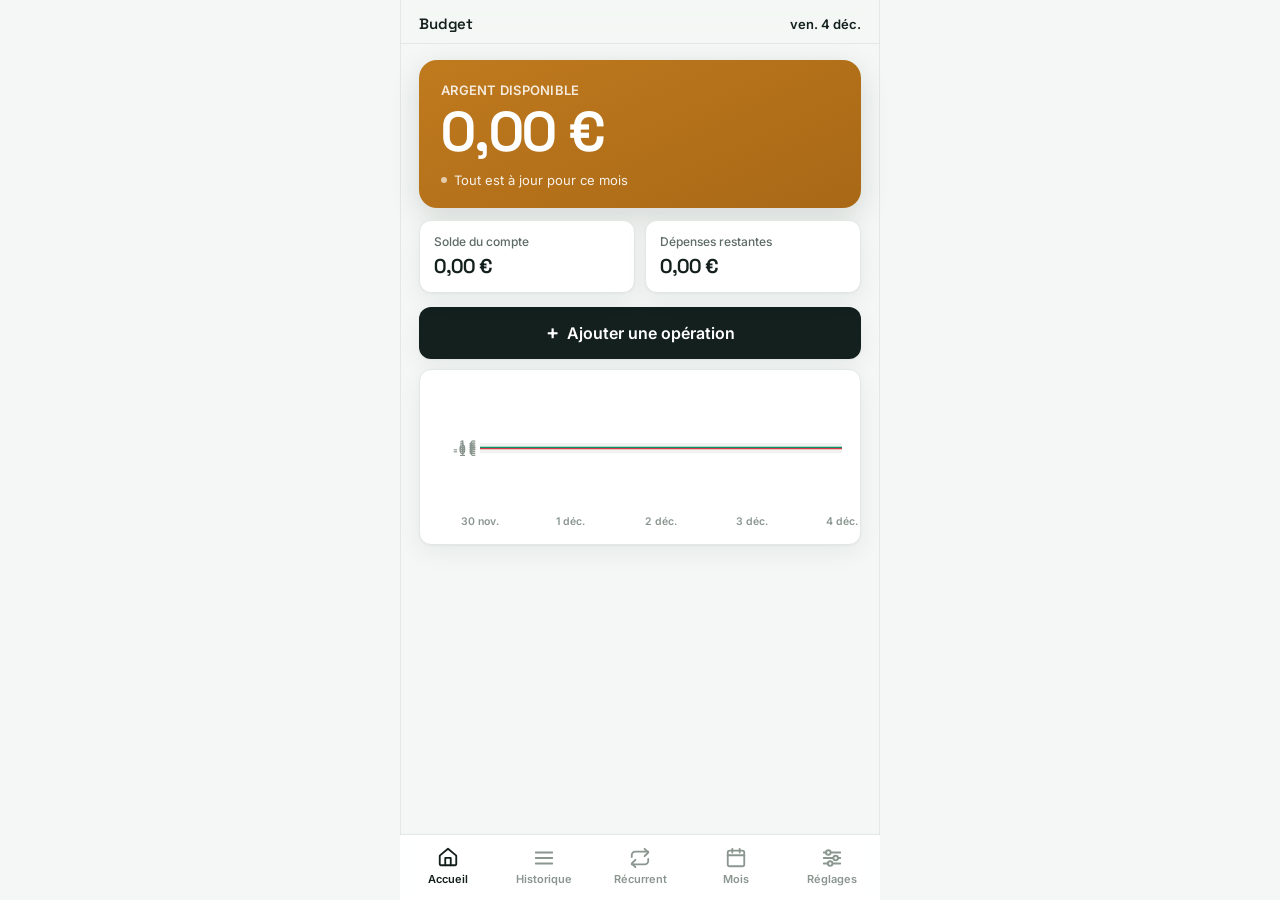
<file: index.html>
<!DOCTYPE html>
<html lang="fr">
<head>
  <meta charset="UTF-8">
  <meta name="viewport" content="width=device-width, initial-scale=1, maximum-scale=1, viewport-fit=cover">
  <meta name="theme-color" content="#0c8f63">
  <title>Budget étudiant</title>
  <meta name="description" content="Sais en un coup d'œil combien tu peux vraiment dépenser aujourd'hui.">
  <link rel="manifest" href="manifest.webmanifest">
  <link rel="apple-touch-icon" href="icons/icon-192.png">
  <meta name="apple-mobile-web-app-capable" content="yes">
  <meta name="apple-mobile-web-app-status-bar-style" content="default">
  <!-- Polices (repli système si hors ligne) -->
  <link rel="preconnect" href="https://fonts.googleapis.com">
  <link rel="preconnect" href="https://fonts.gstatic.com" crossorigin>
  <link href="https://fonts.googleapis.com/css2?family=Inter:wght@400;500;600;700&family=Space+Grotesk:wght@500;600;700&display=swap" rel="stylesheet">
  <link rel="stylesheet" href="styles.css">
</head>
<body>
  <header class="app-header">
    <h1 class="app-title">Budget</h1>
    <div class="header-right">
      <span class="header-date" id="headerDate"></span>
    </div>
  </header>

  <main>
    <section id="view-home" class="view active"></section>
    <section id="view-history" class="view"></section>
    <section id="view-recurring" class="view"></section>
    <section id="view-months" class="view"></section>
    <section id="view-settings" class="view"></section>
  </main>

  <nav class="tabbar">
    <button class="tab active" data-view="home">
      <svg class="ti" viewBox="0 0 24 24" fill="none" stroke="currentColor" stroke-width="2" stroke-linecap="round" stroke-linejoin="round">
        <path d="M3 10.5L12 3l9 7.5V20a1 1 0 01-1 1H4a1 1 0 01-1-1v-9.5z"/>
        <path d="M9 21V13h6v8"/>
      </svg>
      Accueil
    </button>
    <button class="tab" data-view="history">
      <svg class="ti" viewBox="0 0 24 24" fill="none" stroke="currentColor" stroke-width="2" stroke-linecap="round">
        <line x1="3" y1="6" x2="21" y2="6"/>
        <line x1="3" y1="12" x2="21" y2="12"/>
        <line x1="3" y1="18" x2="21" y2="18"/>
      </svg>
      Historique
    </button>
    <button class="tab" data-view="recurring">
      <svg class="ti" viewBox="0 0 24 24" fill="none" stroke="currentColor" stroke-width="2" stroke-linecap="round" stroke-linejoin="round">
        <path d="M17 2l4 4-4 4"/>
        <path d="M3 11V9a4 4 0 0 1 4-4h14"/>
        <path d="M7 22l-4-4 4-4"/>
        <path d="M21 13v2a4 4 0 0 1-4 4H3"/>
      </svg>
      Récurrent
    </button>
    <button class="tab" data-view="months">
      <svg class="ti" viewBox="0 0 24 24" fill="none" stroke="currentColor" stroke-width="2" stroke-linecap="round" stroke-linejoin="round">
        <rect x="3" y="4" width="18" height="17" rx="2"/>
        <line x1="3" y1="9" x2="21" y2="9"/>
        <line x1="8" y1="2" x2="8" y2="6"/>
        <line x1="16" y1="2" x2="16" y2="6"/>
      </svg>
      Mois
    </button>
    <button class="tab" data-view="settings">
      <svg class="ti" viewBox="0 0 24 24" fill="none" stroke="currentColor" stroke-width="2" stroke-linecap="round">
        <line x1="3" y1="6" x2="21" y2="6"/><circle cx="8" cy="6" r="2.5" fill="var(--bg)" stroke="currentColor" stroke-width="2"/>
        <line x1="3" y1="12" x2="21" y2="12"/><circle cx="16" cy="12" r="2.5" fill="var(--bg)" stroke="currentColor" stroke-width="2"/>
        <line x1="3" y1="18" x2="21" y2="18"/><circle cx="10" cy="18" r="2.5" fill="var(--bg)" stroke="currentColor" stroke-width="2"/>
      </svg>
      Réglages
    </button>
  </nav>

  <div class="modal-backdrop" id="modalBackdrop">
    <div class="modal" id="modalRoot"></div>
  </div>

  <script>
    window.addEventListener("error", function(e) {
      var d = document.createElement("div");
      d.style = "position:fixed;top:60px;left:0;right:0;background:#c00;color:#fff;padding:12px;z-index:9999;font-size:13px;word-break:break-all";
      d.textContent = "ERREUR: " + e.message + " (" + (e.filename||"").split("/").pop() + ":" + e.lineno + ")";
      document.body.appendChild(d);
    });
  </script>
  <script src="format.js"></script>
  <script src="store.js"></script>
  <script src="app.js"></script>
</body>
</html>
</file>
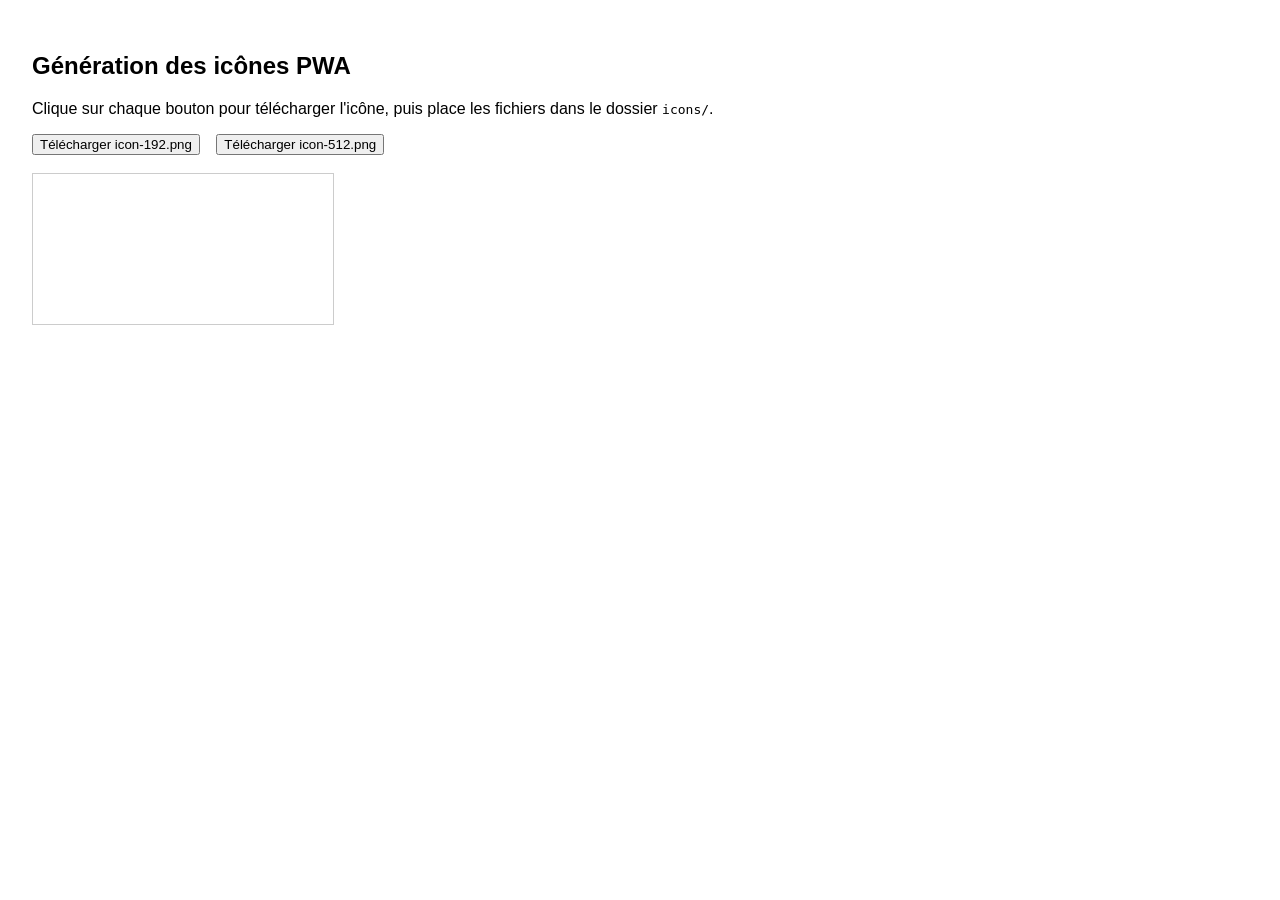
<file: generate-icons.html>
<!DOCTYPE html>
<html>
<head><meta charset="UTF-8"><title>Générer les icônes</title></head>
<body style="font-family:sans-serif;padding:24px">
  <h2>Génération des icônes PWA</h2>
  <p>Clique sur chaque bouton pour télécharger l'icône, puis place les fichiers dans le dossier <code>icons/</code>.</p>
  <button onclick="generate(192)">Télécharger icon-192.png</button>
  <button onclick="generate(512)" style="margin-left:12px">Télécharger icon-512.png</button>
  <br><br>
  <canvas id="c" style="border:1px solid #ccc"></canvas>

  <script>
    function generate(size) {
      const canvas = document.getElementById("c");
      canvas.width = size;
      canvas.height = size;
      const ctx = canvas.getContext("2d");

      // Fond vert
      ctx.fillStyle = "#0c8f63";
      ctx.fillRect(0, 0, size, size);

      // Lettre B
      ctx.fillStyle = "#ffffff";
      ctx.font = `bold ${size * 0.55}px system-ui, sans-serif`;
      ctx.textAlign = "center";
      ctx.textBaseline = "middle";
      ctx.fillText("B", size / 2, size / 2);

      const a = document.createElement("a");
      a.download = `icon-${size}.png`;
      a.href = canvas.toDataURL("image/png");
      a.click();
    }
  </script>
</body>
</html>
</file>
<file: styles.css>
/* ===========================================================
   Budget étudiant — styles
   Thème clair, mobile-first. La carte "Argent disponible"
   change de couleur selon la santé du budget (élément signature).
   =========================================================== */

:root {
  /* Neutres */
  --bg: #f4f7f5;
  --surface: #ffffff;
  --surface-2: #eef2f0;
  --ink: #14201d;
  --muted: #5d6b66;
  --faint: #8a968f;
  --line: #e2e8e4;

  /* États du budget */
  --ok: #0c8f63;
  --ok-2: #0a7a55;
  --tight: #c07a1e;
  --tight-2: #a86816;
  --low: #d43c46;
  --low-2: #b62f39;

  /* Accents fixes */
  --income: #0c8f63;
  --expense: #14201d;

  --radius: 18px;
  --radius-sm: 12px;
  --shadow: 0 1px 2px rgba(20, 32, 29, 0.04), 0 8px 24px rgba(20, 32, 29, 0.06);
  --shadow-hero: 0 10px 30px rgba(20, 32, 29, 0.14);

  --font-display: "Space Grotesk", ui-sans-serif, system-ui, sans-serif;
  --font-body: "Inter", ui-sans-serif, system-ui, -apple-system, sans-serif;

  --nav-h: 66px;
  --max-w: 480px;
}

* { box-sizing: border-box; }

html, body {
  margin: 0;
  padding: 0;
  background: var(--bg);
  color: var(--ink);
  font-family: var(--font-body);
  -webkit-font-smoothing: antialiased;
  text-rendering: optimizeLegibility;
}

body {
  max-width: var(--max-w);
  margin: 0 auto;
  min-height: 100vh;
  position: relative;
  border-left: 1px solid var(--line);
  border-right: 1px solid var(--line);
}

/* Chiffres alignés partout */
.num { font-variant-numeric: tabular-nums; font-feature-settings: "tnum" 1; }

button { font-family: inherit; cursor: pointer; }
input, select { font-family: inherit; }

/* ---------- En-tête ---------- */
.app-header {
  position: sticky;
  top: 0;
  z-index: 20;
  background: color-mix(in srgb, var(--bg) 88%, transparent);
  backdrop-filter: blur(10px);
  -webkit-backdrop-filter: blur(10px);
  padding: 14px 18px 10px;
  display: flex;
  align-items: center;
  justify-content: space-between;
  border-bottom: 1px solid var(--line);
}
.app-title {
  font-family: var(--font-display);
  font-weight: 600;
  font-size: 15px;
  letter-spacing: -0.01em;
  margin: 0;
}
.header-right {
  display: flex;
  flex-direction: column;
  align-items: flex-end;
  gap: 1px;
}
.header-date {
  font-size: 13px;
  font-weight: 600;
  color: var(--ink);
}
.header-ctx {
  font-size: 11px;
  color: var(--ok);
  font-weight: 600;
}

.month-pill {
  display: inline-flex;
  align-items: center;
  gap: 6px;
  background: var(--surface);
  border: 1px solid var(--line);
  border-radius: 999px;
  padding: 6px 12px;
  font-size: 13px;
  font-weight: 600;
  color: var(--ink);
  box-shadow: var(--shadow);
}
.month-pill .caret { color: var(--faint); font-size: 11px; }

/* ---------- Zone de contenu / vues ---------- */
main { padding: 16px 18px calc(var(--nav-h) + env(safe-area-inset-bottom) + 28px); }
.view { display: none; animation: fade 0.18s ease; }
.view.active { display: block; }
@keyframes fade { from { opacity: 0; transform: translateY(4px); } to { opacity: 1; transform: none; } }

/* ---------- Carte héro : argent disponible ---------- */
.hero {
  border-radius: var(--radius);
  padding: 22px 22px 20px;
  color: #fff;
  box-shadow: var(--shadow-hero);
  background: linear-gradient(155deg, var(--ok) 0%, var(--ok-2) 100%);
  transition: background 0.35s ease;
}
.hero.tight { background: linear-gradient(155deg, var(--tight) 0%, var(--tight-2) 100%); }
.hero.low { background: linear-gradient(155deg, var(--low) 0%, var(--low-2) 100%); }

.hero-label {
  font-size: 13px;
  font-weight: 600;
  letter-spacing: 0.02em;
  opacity: 0.85;
  margin: 0 0 6px;
  text-transform: uppercase;
}
.hero-amount {
  font-family: var(--font-display);
  font-weight: 600;
  font-size: clamp(42px, 13vw, 56px);
  line-height: 1;
  letter-spacing: -0.03em;
  margin: 0;
}
.hero-note {
  margin: 12px 0 0;
  font-size: 13px;
  opacity: 0.9;
  display: flex;
  align-items: center;
  gap: 7px;
}
.hero-note .dot { width: 6px; height: 6px; border-radius: 50%; background: currentColor; opacity: 0.7; }

/* ---------- Stats secondaires ---------- */
.substats {
  display: grid;
  grid-template-columns: 1fr 1fr;
  gap: 10px;
  margin-top: 12px;
}
.stat {
  background: var(--surface);
  border: 1px solid var(--line);
  border-radius: var(--radius-sm);
  padding: 13px 14px;
  box-shadow: var(--shadow);
}
.stat .k { font-size: 12px; color: var(--muted); margin: 0 0 4px; font-weight: 500; }
.stat .v { font-family: var(--font-display); font-weight: 600; font-size: 20px; letter-spacing: -0.02em; margin: 0; }
.stat .v.neg { color: var(--low); }

/* ---------- Bouton principal ---------- */
.btn-primary {
  width: 100%;
  margin-top: 14px;
  border: none;
  border-radius: var(--radius-sm);
  background: var(--ink);
  color: #fff;
  font-weight: 600;
  font-size: 16px;
  padding: 16px;
  display: flex;
  align-items: center;
  justify-content: center;
  gap: 8px;
  box-shadow: var(--shadow);
  transition: transform 0.08s ease, opacity 0.15s ease;
}
.btn-primary:active { transform: scale(0.985); }
.btn-primary .plus { font-size: 20px; line-height: 1; margin-top: -2px; }

/* ---------- Sections / titres ---------- */
.section { margin-top: 26px; }
.section-head {
  display: flex;
  align-items: baseline;
  justify-content: space-between;
  margin: 0 2px 10px;
}
.section-title { font-size: 14px; font-weight: 700; letter-spacing: 0.01em; margin: 0; }
.section-action {
  background: none; border: none; color: var(--income);
  font-size: 13px; font-weight: 600; padding: 2px 4px;
}

/* ---------- Listes (récurrents, transactions) ---------- */
.list { display: flex; flex-direction: column; gap: 8px; }
.row {
  background: var(--surface);
  border: 1px solid var(--line);
  border-radius: var(--radius-sm);
  padding: 12px 14px;
  display: flex;
  align-items: center;
  gap: 12px;
  box-shadow: var(--shadow);
}
.row .body { flex: 1; min-width: 0; }
.row .body .t { font-size: 14.5px; font-weight: 600; margin: 0; overflow: hidden; text-overflow: ellipsis; white-space: nowrap; }
.row .body .s { font-size: 12px; color: var(--muted); margin: 2px 0 0; }
.row .amt { font-family: var(--font-display); font-weight: 600; font-size: 15px; letter-spacing: -0.01em; white-space: nowrap; }
.row .amt.income { color: var(--income); }
.row .amt.expense { color: var(--ink); }

/* Puce catégorie / icône */
.chip {
  width: 38px; height: 38px; flex: none;
  border-radius: 11px;
  background: var(--surface-2);
  display: grid; place-items: center;
  font-size: 16px;
}

/* Case à cocher "payé / reçu" */
.check {
  width: 26px; height: 26px; flex: none;
  border-radius: 8px;
  border: 2px solid var(--line);
  background: var(--surface);
  display: grid; place-items: center;
  color: transparent;
  transition: all 0.15s ease;
}
.check.done { background: var(--ok); border-color: var(--ok); color: #fff; }
.row.done .body .t { color: var(--faint); text-decoration: line-through; }

/* ---------- Historique (chronologie) ---------- */
.timeline { display: flex; flex-direction: column; }
.tl-row {
  display: grid;
  grid-template-columns: 46px 1fr auto;
  align-items: center;
  gap: 12px;
  padding: 12px 4px;
  border-bottom: 1px solid var(--line);
}
.tl-row:last-child { border-bottom: none; }
.tl-date { font-size: 12px; color: var(--faint); font-weight: 600; }
.tl-main .t { font-size: 14.5px; font-weight: 600; margin: 0; }
.tl-main .s { font-size: 12px; color: var(--muted); margin: 1px 0 0; }
.tl-right { text-align: right; }
.tl-delta { font-family: var(--font-display); font-weight: 600; font-size: 14px; }
.tl-delta.pos { color: var(--income); }
.tl-delta.neg { color: var(--low); }
.tl-bal { font-size: 12px; color: var(--muted); margin-top: 1px; }
.tl-row.start { opacity: 0.9; }
.tl-row.start .tl-main .t { color: var(--muted); }
.tl-month-sep {
  font-family: var(--font-display);
  font-size: 11px;
  font-weight: 700;
  color: var(--muted);
  text-transform: uppercase;
  letter-spacing: 0.06em;
  padding: 14px 4px 6px;
  border-bottom: 1px solid var(--line);
}

/* ---------- Vue Mois ---------- */
.month-card {
  background: var(--surface);
  border: 1px solid var(--line);
  border-radius: var(--radius-sm);
  padding: 14px 16px;
  box-shadow: var(--shadow);
  display: flex; align-items: center; justify-content: space-between;
  gap: 12px;
}
.month-card.current { border-color: var(--ok); box-shadow: 0 0 0 1px var(--ok), var(--shadow); }
.month-card .ml { font-weight: 600; font-size: 15px; margin: 0; }
.month-card .ms { font-size: 12px; color: var(--muted); margin: 3px 0 0; }
.month-card .mv { font-family: var(--font-display); font-weight: 600; font-size: 17px; text-align: right; }
.month-card .mv.neg { color: var(--low); }
.badge-current {
  font-size: 10px; font-weight: 700; text-transform: uppercase; letter-spacing: 0.04em;
  color: var(--ok); background: color-mix(in srgb, var(--ok) 12%, #fff);
  padding: 2px 7px; border-radius: 999px; margin-left: 8px;
}

/* ---------- Boutons secondaires ---------- */
.btn-ghost {
  width: 100%;
  border: 1px dashed var(--line);
  background: var(--surface);
  color: var(--ink);
  border-radius: var(--radius-sm);
  padding: 14px;
  font-weight: 600; font-size: 14px;
  display: flex; align-items: center; justify-content: center; gap: 8px;
}
.btn-danger-ghost {
  border: 1px solid color-mix(in srgb, var(--low) 30%, var(--line));
  color: var(--low);
  background: var(--surface);
  border-radius: var(--radius-sm);
  padding: 13px; font-weight: 600; font-size: 14px; width: 100%;
}
.icon-btn {
  border: none; background: none; color: var(--faint);
  width: 34px; height: 34px; border-radius: 9px;
  display: grid; place-items: center; font-size: 16px;
}
.icon-btn:active { background: var(--surface-2); }

/* ---------- État vide ---------- */
.empty {
  text-align: center;
  padding: 30px 20px;
  color: var(--muted);
}
.empty .em-emoji { font-size: 30px; }
.empty p { margin: 8px 0 0; font-size: 14px; }

/* ---------- Navigation par onglets ---------- */
.tabbar {
  position: fixed;
  bottom: 0; left: 50%; transform: translateX(-50%);
  width: 100%; max-width: var(--max-w);
  height: calc(var(--nav-h) + env(safe-area-inset-bottom));
  background: color-mix(in srgb, var(--surface) 92%, transparent);
  backdrop-filter: blur(12px);
  -webkit-backdrop-filter: blur(12px);
  border-top: 1px solid var(--line);
  display: grid;
  grid-template-columns: repeat(5, minmax(0, 1fr));
  z-index: 30;
  padding-bottom: env(safe-area-inset-bottom);
}
.tab {
  border: none; background: none;
  display: flex; flex-direction: column; align-items: center; justify-content: flex-start;
  gap: 3px;
  padding-top: 12px;
  color: var(--faint);
  font-size: 11px; font-weight: 600;
  transition: color 0.15s ease;
}
.tab .ti { width: 22px; height: 22px; display: block; flex-shrink: 0; }
.tab.active { color: var(--ink); }
.tab.active .ti { transform: translateY(-1px); }

/* ---------- Modale ---------- */
.modal-backdrop {
  position: fixed; inset: 0;
  background: rgba(20, 32, 29, 0.42);
  z-index: 50;
  display: none;
  align-items: flex-end;
  justify-content: center;
}
.modal-backdrop.open { display: flex; animation: fade 0.15s ease; }
.modal {
  background: var(--surface);
  width: 100%; max-width: var(--max-w);
  border-radius: 22px 22px 0 0;
  padding: 20px 20px calc(20px + env(safe-area-inset-bottom));
  box-shadow: 0 -8px 40px rgba(20, 32, 29, 0.2);
  animation: slideup 0.22s cubic-bezier(0.2, 0.8, 0.2, 1);
  max-height: 90vh; overflow-y: auto; overflow-x: hidden;
}
@keyframes slideup { from { transform: translateY(100%); } to { transform: none; } }
.modal-head { display: flex; align-items: center; justify-content: space-between; margin-bottom: 16px; }
.modal-title { font-family: var(--font-display); font-weight: 600; font-size: 18px; margin: 0; }
.modal-close { border: none; background: var(--surface-2); border-radius: 50%; width: 32px; height: 32px; font-size: 16px; color: var(--muted); }

/* Segmented (Dépense / Revenu) */
.segment { display: grid; grid-template-columns: 1fr 1fr; gap: 6px; background: var(--surface-2); padding: 4px; border-radius: 12px; margin-bottom: 14px; }
.segment button {
  border: none; background: none; padding: 10px; border-radius: 9px;
  font-weight: 600; font-size: 14px; color: var(--muted);
  transition: all 0.15s ease;
}
.segment button.active { background: var(--surface); color: var(--ink); box-shadow: var(--shadow); }
.segment button.active[data-type="income"] { color: var(--income); }

/* Champs */
.field { margin-bottom: 13px; overflow: hidden; }
.field label { display: block; font-size: 12.5px; font-weight: 600; color: var(--muted); margin-bottom: 6px; }
.field input, .field select {
  width: 100%;
  max-width: 100%;
  min-width: 0;
  display: block;
  border: 1px solid var(--line);
  background: var(--surface);
  border-radius: 11px;
  padding: 13px 14px;
  font-size: 16px; /* >=16px pour éviter le zoom iOS */
  color: var(--ink);
  outline: none;
  transition: border-color 0.15s ease, box-shadow 0.15s ease;
  box-sizing: border-box;
  -webkit-appearance: none;
  appearance: none;
}
.field input[type="date"] {
  -webkit-appearance: none;
  appearance: none;
}
.field input[type="date"]::-webkit-calendar-picker-indicator {
  display: none;
  -webkit-appearance: none;
}
.field input:focus, .field select:focus {
  border-color: var(--ok);
  box-shadow: 0 0 0 3px color-mix(in srgb, var(--ok) 15%, transparent);
}
.field.amount input { font-family: var(--font-display); font-size: 26px; font-weight: 600; letter-spacing: -0.02em; }
.field-row { display: flex; flex-direction: row; gap: 0; }
.field-row .field { flex: 1 1 0; min-width: 0; }
.field-row .field:not(:last-child) { margin-right: 14px; }

.modal-actions { margin-top: 6px; display: flex; gap: 10px; }
.modal-actions .btn-primary { margin-top: 0; }
.btn-delete { border: none; background: color-mix(in srgb, var(--low) 10%, #fff); color: var(--low); border-radius: var(--radius-sm); padding: 16px 18px; font-weight: 600; font-size: 15px; }

/* Accessibilité : focus visible clavier */
:focus-visible { outline: 2px solid var(--ok); outline-offset: 2px; }

@media (prefers-reduced-motion: reduce) {
  *, *::before, *::after { animation-duration: 0.001ms !important; transition-duration: 0.001ms !important; }
}

/* ── Carte total depuis le début ── */
.total-card { margin-top: 14px; margin-bottom: 0; }

/* ── Bandeau mois consulté ── */
.month-banner {
  display: flex;
  align-items: center;
  justify-content: space-between;
  background: color-mix(in srgb, var(--ok) 8%, var(--surface));
  border: 1px solid color-mix(in srgb, var(--ok) 22%, transparent);
  border-radius: var(--radius-sm);
  padding: 10px 14px;
  font-size: 13px;
  gap: 10px;
  margin-top: 12px;
  margin-bottom: 4px;
}
.banner-btn {
  border: none;
  background: var(--ok);
  color: #fff;
  border-radius: 8px;
  padding: 6px 11px;
  font-size: 12px;
  font-weight: 600;
  white-space: nowrap;
  flex-shrink: 0;
}
.badge-today {
  display: inline-block;
  margin-left: 6px;
  font-size: 10px;
  font-weight: 700;
  background: color-mix(in srgb, var(--ok) 15%, transparent);
  color: var(--ok);
  border-radius: 6px;
  padding: 2px 6px;
  vertical-align: middle;
}

/* ── Résumé par catégorie ── */
.cat-grid {
  display: grid;
  grid-template-columns: 1fr 1fr;
  gap: 10px;
  padding: 4px 0 2px;
}
.cat-card {
  background: var(--surface);
  border-radius: var(--radius-sm);
  padding: 12px 14px;
  box-shadow: var(--shadow);
}
.cat-top {
  display: flex;
  align-items: center;
  gap: 6px;
  margin-bottom: 4px;
}
.cat-emoji { font-size: 16px; line-height: 1; }
.cat-name {
  flex: 1;
  font-size: 12px;
  font-weight: 600;
  color: var(--muted);
  white-space: nowrap;
  overflow: hidden;
  text-overflow: ellipsis;
}
.cat-pct {
  font-size: 11px;
  font-weight: 700;
  color: var(--muted);
}
.cat-amt {
  font-size: 15px;
  font-weight: 700;
  color: var(--low);
  margin-bottom: 6px;
}
.cat-bar {
  height: 4px;
  background: var(--line);
  border-radius: 2px;
  overflow: hidden;
}
.cat-bar-fill {
  height: 100%;
  background: var(--ok);
  border-radius: 2px;
  transition: width 0.3s ease;
}

/* ── Graphe d'évolution (jour par jour) ── */
.daily-chart-card {
  background: var(--surface);
  border: 1px solid var(--line);
  border-radius: var(--radius-sm);
  box-shadow: var(--shadow);
  padding: 14px;
}
.daily-chart-box {
  position: relative;
  height: 120px;
  margin: 4px 4px 22px 46px;
}
.daily-chart-svg { display: block; width: 100%; height: 100%; overflow: visible; }
.daily-grid { stroke: var(--line); stroke-width: 1; }
.daily-line {
  fill: none;
  stroke-width: 2.5px;
  stroke-linecap: round;
  stroke-linejoin: round;
  vector-effect: non-scaling-stroke;
}
.daily-line.pos { stroke: var(--ok); }
.daily-line.neg { stroke: var(--low); }
.daily-y-tick {
  position: absolute;
  left: -46px;
  width: 42px;
  text-align: right;
  transform: translateY(-50%);
  font-size: 10.5px;
  font-weight: 600;
  color: var(--faint);
  font-variant-numeric: tabular-nums;
}
.daily-x-tick {
  position: absolute;
  bottom: -20px;
  transform: translateX(-50%);
  font-size: 10.5px;
  font-weight: 600;
  color: var(--faint);
  white-space: nowrap;
}

/* ── Lien dans les Réglages (ex : instructions token GitHub) ── */
.settings-link { color: var(--ok); font-weight: 600; }

/* ── Navigation Réglages (écran racine → sous-écrans) ── */
.chevron { color: var(--faint); font-size: 20px; flex: none; }
.settings-subhead {
  display: flex;
  align-items: center;
  gap: 10px;
  margin: 4px 2px 14px;
}
.settings-subhead .section-title { flex: 1; margin: 0; }
.settings-back {
  background: none;
  border: none;
  color: var(--ok);
  font-weight: 600;
  font-size: 14px;
  padding: 4px 2px;
  white-space: nowrap;
}
</file>
